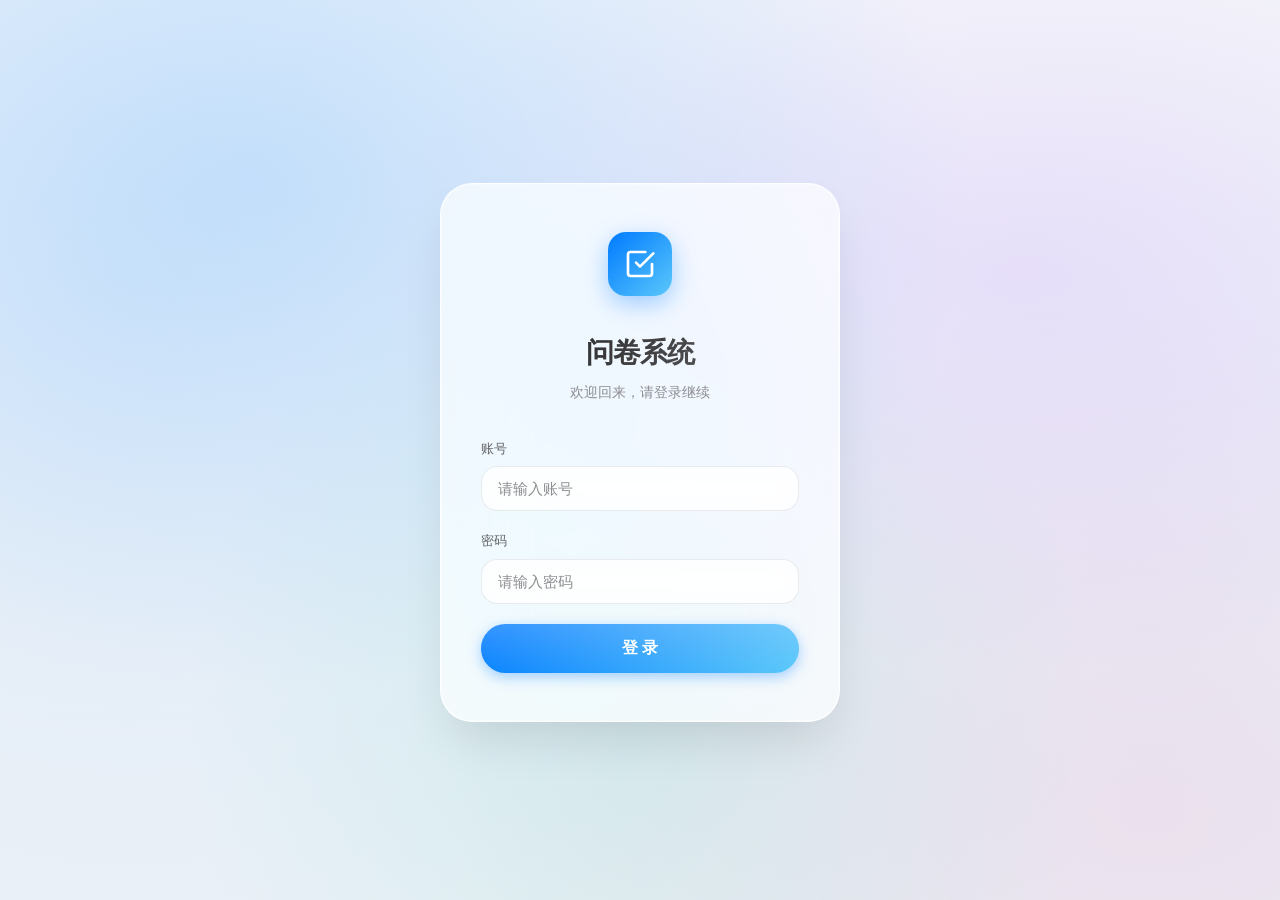
<file: survey-system/frontend/index.html>
<!DOCTYPE html>
<html lang="zh-CN">
<head>
    <meta charset="UTF-8">
    <meta name="viewport" content="width=device-width, initial-scale=1.0">
    <title>问卷列表 - 问卷系统</title>
    <link rel="stylesheet" href="css/style.css">
</head>
<body>
    <!-- 顶部导航 -->
    <div class="header">
        <div class="container">
            <h1>📋 问卷系统</h1>
            <div class="user-info">
                <span id="usernameDisplay"></span>
                <button class="btn btn-logout" onclick="logout()">退出登录</button>
            </div>
        </div>
    </div>

    <div class="container">
        <!-- 页面标题 -->
        <div class="page-title">
            <h2>问卷列表</h2>
            <button class="btn btn-primary" onclick="openCreateModal()">+ 发布问卷</button>
        </div>

        <!-- 问卷列表容器 -->
        <div id="surveyList" class="survey-list">
            <!-- 动态渲染 -->
        </div>
    </div>

    <!-- 新建问卷模态框 -->
    <div id="createModal" class="modal-overlay">
        <div class="modal">
            <h3>发布新问卷</h3>

            <div class="form-group">
                <label>问卷描述</label>
                <textarea id="surveyDesc" rows="3" placeholder="说点什么，介绍一下这份问卷..."></textarea>
            </div>

            <div class="form-group">
                <label>题目列表</label>
                <button type="button" class="btn-add-question" onclick="loadPresetQuestions()" style="margin-bottom: 12px;">📋 加载预设题目</button>
                <div id="questionList"></div>
                <button type="button" class="btn-add-question" onclick="addQuestion()">+ 添加题目</button>
            </div>

            <div id="createError" class="error-message" style="display: none;"></div>

            <div class="modal-footer">
                <button class="btn btn-secondary" onclick="closeCreateModal()">取消</button>
                <button class="btn btn-primary" onclick="submitSurvey()">发布</button>
            </div>
        </div>
    </div>

    <script>
        // 后端 API 地址
        const API_BASE = '/api';

        // 检查登录状态
        const token = localStorage.getItem('token');
        if (!token) {
            window.location.href = 'login.html';
        }

        // 显示当前用户名
        const username = localStorage.getItem('username');
        const userID = parseInt(localStorage.getItem('user_id'));
        document.getElementById('usernameDisplay').textContent = username;

        // 题目计数器
        let questionCount = 0;

        // 预设题目
        const PRESET_QUESTIONS = [
            '你对我的第一印象',
            '你对我的现印象/在你眼里我是什么样子?',
            '和我相处你最直观的感受是什么?',
            '在你眼里我是什么性格?',
            '你有什么建议给我吗?/或者想对我说的话',
            '你最想和我成为什么关系?',
            '最后的最后请写几句话给我吧我会认真着完'
        ];

        // 页面加载时获取问卷列表
        document.addEventListener('DOMContentLoaded', function() {
            loadSurveys();
        });

        // 退出登录
        function logout() {
            localStorage.removeItem('token');
            localStorage.removeItem('user_id');
            localStorage.removeItem('username');
            window.location.href = 'login.html';
        }

        // 加载问卷列表
        async function loadSurveys() {
            try {
                const response = await fetch(`${API_BASE}/surveys`, {
                    headers: {
                        'Authorization': `Bearer ${token}`
                    }
                });

                if (response.status === 401) {
                    logout();
                    return;
                }

                const data = await response.json();
                renderSurveys(data.surveys || []);
            } catch (err) {
                console.error(err);
                document.getElementById('surveyList').innerHTML =
                    '<div class="empty-state"><p>加载失败，请检查网络连接和后端服务</p></div>';
            }
        }

        // 渲染问卷列表
        function renderSurveys(surveys) {
            const container = document.getElementById('surveyList');

            if (surveys.length === 0) {
                container.innerHTML = `
                    <div class="empty-state">
                        <p>暂无问卷，点击右上角"发布问卷"创建第一份问卷吧</p>
                    </div>
                `;
                return;
            }

            container.innerHTML = surveys.map(survey => {
                // 判断当前用户是否是问卷发布者（仅控制 UI 显示，真实权限后端校验）
                const isCreator = survey.creator_id === userID;

                const createdAt = new Date(survey.created_at).toLocaleString('zh-CN');

                return `
                    <div class="survey-card">
                        <h3>${escapeHtml(survey.title)}</h3>
                        <p class="description">${escapeHtml(survey.description || '暂无描述')}</p>
                        <div class="meta">
                            <span>发布人：${escapeHtml(survey.creator_name)} · ${createdAt}</span>
                            <div class="actions">
                                <a href="survey.html?id=${survey.id}" class="btn btn-primary btn-small">填写问卷</a>
                                ${isCreator ? `<a href="answer-list.html?id=${survey.id}" class="btn btn-secondary btn-small">查看答卷</a>` : ''}
                            </div>
                        </div>
                    </div>
                `;
            }).join('');
        }

        // ========== 新建问卷相关 ==========

        function openCreateModal() {
            document.getElementById('createModal').classList.add('active');
        }

        function closeCreateModal() {
            document.getElementById('createModal').classList.remove('active');
            // 重置表单
            document.getElementById('surveyDesc').value = '';
            document.getElementById('questionList').innerHTML = '';
            document.getElementById('createError').style.display = 'none';
            questionCount = 0;
        }

        // 加载预设题目
        function loadPresetQuestions() {
            // 清空现有题目
            document.getElementById('questionList').innerHTML = '';
            questionCount = 0;

            // 逐一添加预设题目
            PRESET_QUESTIONS.forEach(title => {
                questionCount++;
                const questionList = document.getElementById('questionList');
                const div = document.createElement('div');
                div.className = 'question-editor';
                div.id = `q-${questionCount}`;
                div.innerHTML = `
                    <div class="question-editor-header">
                        <span>题目 ${questionCount}</span>
                        <button type="button" class="btn-remove" onclick="removeQuestion(${questionCount})">删除</button>
                    </div>
                    <input type="text" id="q-title-${questionCount}" value="${escapeHtml(title)}" style="width: 100%; padding: 8px 12px; border: 1px solid #d9d9d9; border-radius: 6px; font-size: 14px;">
                `;
                questionList.appendChild(div);
            });
        }

        function addQuestion() {
            questionCount++;
            const questionList = document.getElementById('questionList');
            const div = document.createElement('div');
            div.className = 'question-editor';
            div.id = `q-${questionCount}`;
            div.innerHTML = `
                <div class="question-editor-header">
                    <span>题目 ${questionCount}</span>
                    <button type="button" class="btn-remove" onclick="removeQuestion(${questionCount})">删除</button>
                </div>
                <input type="text" id="q-title-${questionCount}" placeholder="请输入题目标题" style="width: 100%; padding: 8px 12px; border: 1px solid #d9d9d9; border-radius: 6px; font-size: 14px;">
            `;
            questionList.appendChild(div);
        }

        function removeQuestion(id) {
            const elem = document.getElementById(`q-${id}`);
            if (elem) {
                elem.remove();
            }
        }

        async function submitSurvey() {
            const description = document.getElementById('surveyDesc').value.trim();

            if (!description) {
                showCreateError('请输入问卷描述');
                return;
            }

            // 标题用描述的前 20 个字（后端 title 字段必填）
            const title = description.length > 20 ? description.substring(0, 20) + '...' : description;

            // 收集所有题目
            const questions = [];
            const questionEditors = document.querySelectorAll('.question-editor');
            let qIndex = 1;

            questionEditors.forEach(editor => {
                const input = editor.querySelector('input[type="text"]');
                const qTitle = input.value.trim();
                if (qTitle) {
                    questions.push({
                        id: `q${qIndex}`,
                        title: qTitle,
                        type: 'text'
                    });
                    qIndex++;
                }
            });

            if (questions.length === 0) {
                showCreateError('至少添加一道有效题目');
                return;
            }

            try {
                const response = await fetch(`${API_BASE}/surveys`, {
                    method: 'POST',
                    headers: {
                        'Content-Type': 'application/json',
                        'Authorization': `Bearer ${token}`
                    },
                    body: JSON.stringify({
                        title,
                        description,
                        questions
                    })
                });

                if (response.status === 401) {
                    logout();
                    return;
                }

                const data = await response.json();

                if (response.ok) {
                    closeCreateModal();
                    loadSurveys(); // 刷新列表
                } else {
                    showCreateError(data.error || '创建失败');
                }
            } catch (err) {
                showCreateError('网络错误');
                console.error(err);
            }
        }

        function showCreateError(msg) {
            const elem = document.getElementById('createError');
            elem.textContent = msg;
            elem.style.display = 'block';
        }

        // HTML 转义，防止 XSS
        function escapeHtml(text) {
            const div = document.createElement('div');
            div.appendChild(document.createTextNode(text));
            return div.innerHTML;
        }

        // 点击模态框背景关闭
        document.getElementById('createModal').addEventListener('click', function(e) {
            if (e.target === this) {
                closeCreateModal();
            }
        });
    </script>
</body>
</html>
</file>
<file: survey-system/frontend/css/style.css>
/* ============================================
   问卷系统 - iOS 玻璃态设计系统
   Glassmorphism / Frosted Glass
   ============================================ */

/* ---------- CSS 变量 ---------- */
:root {
    /* 玻璃效果 */
    --glass-bg: rgba(255, 255, 255, 0.55);
    --glass-bg-strong: rgba(255, 255, 255, 0.72);
    --glass-border: rgba(255, 255, 255, 0.6);
    --glass-border-strong: rgba(255, 255, 255, 0.8);
    --glass-shadow: 0 8px 32px rgba(31, 38, 135, 0.1);
    --glass-shadow-hover: 0 12px 40px rgba(31, 38, 135, 0.15);
    --glass-blur: 20px;
    --glass-blur-strong: 30px;

    /* 颜色 - 柔和高级灰蓝调 */
    --primary: #007AFF;
    --primary-light: #5AC8FA;
    --primary-dark: #0051D5;
    --success: #34C759;
    --danger: #FF3B30;
    --warning: #FF9500;
    --text-primary: #1c1c1e;
    --text-secondary: #636366;
    --text-tertiary: #8e8e93;
    --bg-overlay: rgba(0, 0, 0, 0.04);

    /* 圆角 */
    --radius-sm: 10px;
    --radius-md: 16px;
    --radius-lg: 24px;
    --radius-xl: 32px;
    --radius-full: 9999px;

    /* 间距 */
    --space-xs: 6px;
    --space-sm: 12px;
    --space-md: 20px;
    --space-lg: 32px;
    --space-xl: 48px;

    /* 动效 */
    --ease-out: cubic-bezier(0.16, 1, 0.3, 1);
    --ease-in-out: cubic-bezier(0.65, 0, 0.35, 1);
    --duration-fast: 0.2s;
    --duration-normal: 0.35s;
    --duration-slow: 0.6s;
}

/* ---------- 全局重置 ---------- */
* {
    margin: 0;
    padding: 0;
    box-sizing: border-box;
}

html, body {
    height: 100%;
}

body {
    font-family: -apple-system, BlinkMacSystemFont, "SF Pro Display", "SF Pro Text",
                 "PingFang SC", "Helvetica Neue", "Microsoft YaHei", sans-serif;
    color: var(--text-primary);
    line-height: 1.5;
    -webkit-font-smoothing: antialiased;
    -moz-osx-font-smoothing: grayscale;
    overflow-x: hidden;
    position: relative;
    min-height: 100vh;
    background: #f2f2f7;
}

/* ---------- 动态渐变背景 ---------- */
body::before {
    content: '';
    position: fixed;
    top: 0;
    left: 0;
    right: 0;
    bottom: 0;
    background:
        radial-gradient(ellipse at 20% 20%, rgba(100, 180, 255, 0.25) 0%, transparent 50%),
        radial-gradient(ellipse at 80% 30%, rgba(200, 150, 255, 0.2) 0%, transparent 45%),
        radial-gradient(ellipse at 50% 80%, rgba(120, 220, 200, 0.2) 0%, transparent 50%),
        radial-gradient(ellipse at 90% 90%, rgba(255, 180, 200, 0.18) 0%, transparent 45%),
        linear-gradient(180deg, #f5f7fa 0%, #eef2f7 100%);
    z-index: -2;
    animation: bgShift 20s ease-in-out infinite alternate;
}

/* 浮动光斑 */
body::after {
    content: '';
    position: fixed;
    top: -50%;
    left: -50%;
    width: 200%;
    height: 200%;
    background:
        radial-gradient(circle at 30% 40%, rgba(0, 122, 255, 0.08) 0%, transparent 40%),
        radial-gradient(circle at 70% 60%, rgba(88, 86, 214, 0.06) 0%, transparent 35%);
    z-index: -1;
    animation: floatOrb 25s ease-in-out infinite alternate;
    pointer-events: none;
}

@keyframes bgShift {
    0% { filter: hue-rotate(0deg) saturate(1); }
    100% { filter: hue-rotate(20deg) saturate(1.1); }
}

@keyframes floatOrb {
    0% { transform: translate(0, 0) rotate(0deg); }
    100% { transform: translate(-3%, 2%) rotate(3deg); }
}

/* ---------- 容器 ---------- */
.container {
    max-width: 900px;
    margin: 0 auto;
    padding: var(--space-md);
}

/* ---------- 玻璃卡片基础类 ---------- */
.glass {
    background: var(--glass-bg);
    backdrop-filter: blur(var(--glass-blur));
    -webkit-backdrop-filter: blur(var(--glass-blur));
    border: 1px solid var(--glass-border);
    border-radius: var(--radius-lg);
    box-shadow: var(--glass-shadow);
}

.glass-strong {
    background: var(--glass-bg-strong);
    backdrop-filter: blur(var(--glass-blur-strong));
    -webkit-backdrop-filter: blur(var(--glass-blur-strong));
    border: 1px solid var(--glass-border-strong);
    border-radius: var(--radius-lg);
    box-shadow: var(--glass-shadow);
}

/* ---------- 顶部导航 ---------- */
.header {
    position: sticky;
    top: 0;
    z-index: 100;
    background: rgba(255, 255, 255, 0.65);
    backdrop-filter: blur(24px) saturate(180%);
    -webkit-backdrop-filter: blur(24px) saturate(180%);
    border-bottom: 0.5px solid rgba(0, 0, 0, 0.08);
    padding: 14px 0;
    margin-bottom: var(--space-lg);
}

.header .container {
    display: flex;
    justify-content: space-between;
    align-items: center;
    padding-top: 0;
    padding-bottom: 0;
}

.header h1 {
    font-size: 19px;
    font-weight: 600;
    letter-spacing: -0.3px;
    background: linear-gradient(135deg, var(--text-primary) 0%, var(--text-secondary) 100%);
    -webkit-background-clip: text;
    -webkit-text-fill-color: transparent;
    background-clip: text;
}

.header .user-info {
    display: flex;
    align-items: center;
    gap: var(--space-sm);
    font-size: 14px;
}

.header .user-info span {
    color: var(--text-secondary);
    font-weight: 500;
    font-size: 13px;
}

/* ---------- 按钮 ---------- */
.btn {
    display: inline-flex;
    align-items: center;
    justify-content: center;
    gap: 6px;
    padding: 10px 22px;
    font-size: 15px;
    font-weight: 500;
    border: none;
    border-radius: var(--radius-full);
    cursor: pointer;
    text-decoration: none;
    transition: all var(--duration-fast) var(--ease-out);
    font-family: inherit;
    letter-spacing: -0.2px;
    position: relative;
    overflow: hidden;
}

.btn::before {
    content: '';
    position: absolute;
    top: 0;
    left: 0;
    right: 0;
    bottom: 0;
    background: linear-gradient(180deg, rgba(255,255,255,0.2) 0%, rgba(255,255,255,0) 100%);
    pointer-events: none;
}

.btn-primary {
    background: linear-gradient(135deg, var(--primary) 0%, var(--primary-light) 100%);
    color: #fff;
    box-shadow: 0 4px 14px rgba(0, 122, 255, 0.35);
}

.btn-primary:hover {
    transform: translateY(-1px);
    box-shadow: 0 6px 20px rgba(0, 122, 255, 0.45);
}

.btn-primary:active {
    transform: translateY(0);
    box-shadow: 0 2px 8px rgba(0, 122, 255, 0.3);
}

.btn-secondary {
    background: rgba(255, 255, 255, 0.6);
    backdrop-filter: blur(10px);
    -webkit-backdrop-filter: blur(10px);
    color: var(--text-primary);
    border: 1px solid rgba(0, 0, 0, 0.08);
    box-shadow: 0 2px 8px rgba(0, 0, 0, 0.04);
}

.btn-secondary:hover {
    background: rgba(255, 255, 255, 0.85);
    transform: translateY(-1px);
    box-shadow: 0 4px 12px rgba(0, 0, 0, 0.08);
}

.btn-secondary:active {
    transform: translateY(0);
}

.btn-success {
    background: linear-gradient(135deg, var(--success) 0%, #30d158 100%);
    color: #fff;
    box-shadow: 0 4px 14px rgba(52, 199, 89, 0.35);
}

.btn-success:hover {
    transform: translateY(-1px);
    box-shadow: 0 6px 20px rgba(52, 199, 89, 0.45);
}

.btn-small {
    padding: 7px 16px;
    font-size: 13px;
}

.btn-logout {
    background: rgba(255, 255, 255, 0.5);
    color: var(--text-tertiary);
    border: 1px solid rgba(0, 0, 0, 0.06);
    padding: 6px 14px;
    font-size: 13px;
    backdrop-filter: blur(10px);
    -webkit-backdrop-filter: blur(10px);
    border-radius: var(--radius-full);
}

.btn-logout:hover {
    color: var(--danger);
    border-color: rgba(255, 59, 48, 0.25);
    background: rgba(255, 59, 48, 0.06);
}

.btn-block {
    width: 100%;
    padding: 14px;
    font-size: 16px;
    font-weight: 600;
}

/* ---------- 登录页 ---------- */
.login-container {
    display: flex;
    justify-content: center;
    align-items: center;
    min-height: 100vh;
    padding: var(--space-md);
    position: relative;
}

.login-card {
    background: var(--glass-bg-strong);
    backdrop-filter: blur(40px) saturate(180%);
    -webkit-backdrop-filter: blur(40px) saturate(180%);
    border: 1px solid var(--glass-border-strong);
    padding: 48px 40px;
    border-radius: var(--radius-xl);
    box-shadow:
        0 25px 50px -12px rgba(0, 0, 0, 0.12),
        0 0 0 0.5px rgba(255, 255, 255, 0.6) inset;
    width: 100%;
    max-width: 400px;
    animation: slideUpFade 0.8s var(--ease-out) both;
}

@keyframes slideUpFade {
    from {
        opacity: 0;
        transform: translateY(20px);
    }
    to {
        opacity: 1;
        transform: translateY(0);
    }
}

.login-card h2 {
    text-align: center;
    margin-bottom: 8px;
    font-size: 28px;
    font-weight: 700;
    letter-spacing: -0.8px;
    background: linear-gradient(135deg, #1c1c1e 0%, #636366 100%);
    -webkit-background-clip: text;
    -webkit-text-fill-color: transparent;
    background-clip: text;
}

.login-card .subtitle {
    text-align: center;
    color: var(--text-tertiary);
    font-size: 14px;
    margin-bottom: 36px;
}

/* ---------- 表单 ---------- */
.form-group {
    margin-bottom: 20px;
}

.form-group label {
    display: block;
    margin-bottom: 8px;
    font-size: 13px;
    font-weight: 500;
    color: var(--text-secondary);
    letter-spacing: -0.1px;
}

.form-group input,
.form-group textarea {
    width: 100%;
    padding: 13px 16px;
    font-size: 15px;
    background: rgba(255, 255, 255, 0.6);
    backdrop-filter: blur(10px);
    -webkit-backdrop-filter: blur(10px);
    border: 1px solid rgba(0, 0, 0, 0.08);
    border-radius: var(--radius-md);
    outline: none;
    transition: all var(--duration-fast) var(--ease-out);
    font-family: inherit;
    color: var(--text-primary);
    -webkit-font-smoothing: antialiased;
}

.form-group input::placeholder,
.form-group textarea::placeholder {
    color: var(--text-tertiary);
}

.form-group input:focus,
.form-group textarea:focus {
    background: rgba(255, 255, 255, 0.9);
    border-color: var(--primary);
    box-shadow:
        0 0 0 4px rgba(0, 122, 255, 0.12),
        0 2px 8px rgba(0, 122, 255, 0.08);
}

.form-group textarea {
    resize: vertical;
    min-height: 90px;
    line-height: 1.5;
}

/* ---------- 错误提示 ---------- */
.error-message {
    color: var(--danger);
    font-size: 13px;
    margin-top: -8px;
    margin-bottom: 16px;
    text-align: center;
    font-weight: 500;
}

/* ---------- 页面标题 ---------- */
.page-title {
    display: flex;
    justify-content: space-between;
    align-items: center;
    margin-bottom: 28px;
}

.page-title h2 {
    font-size: 26px;
    font-weight: 700;
    letter-spacing: -0.6px;
    background: linear-gradient(135deg, var(--text-primary) 0%, var(--text-secondary) 100%);
    -webkit-background-clip: text;
    -webkit-text-fill-color: transparent;
    background-clip: text;
}

/* ---------- 问卷列表 ---------- */
.survey-list {
    display: flex;
    flex-direction: column;
    gap: var(--space-md);
}

.survey-card {
    background: var(--glass-bg);
    backdrop-filter: blur(var(--glass-blur));
    -webkit-backdrop-filter: blur(var(--glass-blur));
    border: 1px solid var(--glass-border);
    border-radius: var(--radius-lg);
    padding: 26px 28px;
    box-shadow: var(--glass-shadow);
    transition: all var(--duration-normal) var(--ease-out);
    position: relative;
    overflow: hidden;
}

.survey-card::before {
    content: '';
    position: absolute;
    top: 0;
    left: 0;
    right: 0;
    height: 1px;
    background: linear-gradient(90deg, transparent, rgba(255,255,255,0.8), transparent);
}

.survey-card:hover {
    transform: translateY(-2px);
    box-shadow: var(--glass-shadow-hover);
    background: var(--glass-bg-strong);
}

.survey-card h3 {
    font-size: 18px;
    font-weight: 600;
    margin-bottom: 8px;
    letter-spacing: -0.3px;
    color: var(--text-primary);
}

.survey-card .description {
    color: var(--text-secondary);
    font-size: 14px;
    margin-bottom: 20px;
    line-height: 1.6;
}

.survey-card .meta {
    display: flex;
    justify-content: space-between;
    align-items: center;
    font-size: 13px;
}

.survey-card .meta > span {
    color: var(--text-tertiary);
    font-weight: 500;
}

.survey-card .actions {
    display: flex;
    gap: 10px;
}

/* ---------- 空状态 ---------- */
.empty-state {
    text-align: center;
    padding: 60px 40px;
    background: var(--glass-bg);
    backdrop-filter: blur(var(--glass-blur));
    -webkit-backdrop-filter: blur(var(--glass-blur));
    border: 1px dashed rgba(0, 0, 0, 0.1);
    border-radius: var(--radius-lg);
}

.empty-state p {
    font-size: 14px;
    color: var(--text-tertiary);
}

/* ---------- 问卷详情页 ---------- */
.survey-detail {
    background: var(--glass-bg-strong);
    backdrop-filter: blur(var(--glass-blur-strong));
    -webkit-backdrop-filter: blur(var(--glass-blur-strong));
    border: 1px solid var(--glass-border-strong);
    border-radius: var(--radius-xl);
    padding: 40px;
    box-shadow: var(--glass-shadow);
}

.survey-detail h2 {
    font-size: 24px;
    font-weight: 700;
    margin-bottom: 8px;
    letter-spacing: -0.5px;
    background: linear-gradient(135deg, var(--text-primary) 0%, var(--text-secondary) 100%);
    -webkit-background-clip: text;
    -webkit-text-fill-color: transparent;
    background-clip: text;
}

.survey-detail .desc {
    color: var(--text-secondary);
    font-size: 14px;
    margin-bottom: 32px;
    padding-bottom: 24px;
    border-bottom: 1px solid rgba(0, 0, 0, 0.06);
    line-height: 1.6;
}

/* ---------- 题目 ---------- */
.question-item {
    margin-bottom: 28px;
}

.question-item label {
    display: block;
    margin-bottom: 10px;
    font-size: 15px;
    font-weight: 600;
    color: var(--text-primary);
    letter-spacing: -0.2px;
}

.question-item input[type="text"],
.question-item textarea {
    width: 100%;
    padding: 14px 18px;
    font-size: 15px;
    background: rgba(255, 255, 255, 0.5);
    backdrop-filter: blur(10px);
    -webkit-backdrop-filter: blur(10px);
    border: 1px solid rgba(0, 0, 0, 0.07);
    border-radius: var(--radius-md);
    outline: none;
    transition: all var(--duration-fast) var(--ease-out);
    font-family: inherit;
    color: var(--text-primary);
    line-height: 1.5;
}

.question-item input[type="text"]::placeholder,
.question-item textarea::placeholder {
    color: var(--text-tertiary);
}

.question-item input[type="text"]:focus,
.question-item textarea:focus {
    background: rgba(255, 255, 255, 0.85);
    border-color: var(--primary);
    box-shadow:
        0 0 0 4px rgba(0, 122, 255, 0.1),
        0 2px 8px rgba(0, 122, 255, 0.06);
}

.question-item textarea {
    resize: vertical;
    min-height: 100px;
}

.submit-section {
    margin-top: 36px;
    padding-top: 24px;
    border-top: 1px solid rgba(0, 0, 0, 0.06);
    display: flex;
    gap: 16px;
    align-items: center;
}

.success-message {
    color: var(--success);
    font-size: 14px;
    font-weight: 500;
}

/* ---------- 答卷列表 ---------- */
.answer-list {
    display: flex;
    flex-direction: column;
    gap: var(--space-md);
}

.answer-card {
    background: var(--glass-bg);
    backdrop-filter: blur(var(--glass-blur));
    -webkit-backdrop-filter: blur(var(--glass-blur));
    border: 1px solid var(--glass-border);
    border-radius: var(--radius-lg);
    padding: 28px;
    box-shadow: var(--glass-shadow);
    transition: all var(--duration-normal) var(--ease-out);
}

.answer-card:hover {
    background: var(--glass-bg-strong);
    transform: translateY(-1px);
    box-shadow: var(--glass-shadow-hover);
}

.answer-card .answer-header {
    display: flex;
    justify-content: space-between;
    align-items: center;
    margin-bottom: 20px;
    padding-bottom: 16px;
    border-bottom: 1px solid rgba(0, 0, 0, 0.06);
}

.answer-card .answerer {
    font-weight: 600;
    font-size: 16px;
    letter-spacing: -0.2px;
    background: linear-gradient(135deg, var(--text-primary) 0%, var(--text-secondary) 100%);
    -webkit-background-clip: text;
    -webkit-text-fill-color: transparent;
    background-clip: text;
}

.answer-card .answer-time {
    font-size: 13px;
    color: var(--text-tertiary);
    font-weight: 500;
}

.answer-content {
    display: flex;
    flex-direction: column;
    gap: 18px;
}

.answer-row {
    display: flex;
    flex-direction: column;
    gap: 8px;
}

.answer-row .q-title {
    font-size: 13px;
    color: var(--text-secondary);
    font-weight: 600;
    letter-spacing: -0.1px;
}

.answer-row .q-value {
    font-size: 15px;
    color: var(--text-primary);
    padding: 14px 18px;
    background: rgba(255, 255, 255, 0.5);
    backdrop-filter: blur(10px);
    -webkit-backdrop-filter: blur(10px);
    border-radius: var(--radius-md);
    border: 1px solid rgba(0, 0, 0, 0.05);
    line-height: 1.6;
    word-break: break-word;
}

/* ---------- 模态框 ---------- */
.modal-overlay {
    display: none;
    position: fixed;
    top: 0;
    left: 0;
    right: 0;
    bottom: 0;
    background: rgba(0, 0, 0, 0.25);
    backdrop-filter: blur(8px);
    -webkit-backdrop-filter: blur(8px);
    justify-content: center;
    align-items: center;
    z-index: 1000;
    animation: fadeIn 0.3s var(--ease-out);
}

.modal-overlay.active {
    display: flex;
}

@keyframes fadeIn {
    from { opacity: 0; }
    to { opacity: 1; }
}

.modal {
    background: rgba(255, 255, 255, 0.82);
    backdrop-filter: blur(40px) saturate(180%);
    -webkit-backdrop-filter: blur(40px) saturate(180%);
    border: 1px solid rgba(255, 255, 255, 0.9);
    border-radius: var(--radius-xl);
    padding: 36px;
    width: 100%;
    max-width: 560px;
    max-height: 85vh;
    overflow-y: auto;
    box-shadow:
        0 25px 50px -12px rgba(0, 0, 0, 0.2),
        0 0 0 0.5px rgba(255, 255, 255, 0.8) inset;
    animation: modalSlide 0.4s var(--ease-out);
    margin: 20px;
}

@keyframes modalSlide {
    from {
        opacity: 0;
        transform: translateY(20px) scale(0.96);
    }
    to {
        opacity: 1;
        transform: translateY(0) scale(1);
    }
}

.modal h3 {
    font-size: 22px;
    margin-bottom: 28px;
    font-weight: 700;
    letter-spacing: -0.5px;
    background: linear-gradient(135deg, var(--text-primary) 0%, var(--text-secondary) 100%);
    -webkit-background-clip: text;
    -webkit-text-fill-color: transparent;
    background-clip: text;
}

/* ---------- 题目编辑器 ---------- */
.question-editor {
    background: rgba(255, 255, 255, 0.5);
    backdrop-filter: blur(10px);
    -webkit-backdrop-filter: blur(10px);
    padding: 16px 18px;
    border-radius: var(--radius-md);
    margin-bottom: 12px;
    border: 1px solid rgba(0, 0, 0, 0.05);
    transition: all var(--duration-fast) var(--ease-out);
}

.question-editor:hover {
    background: rgba(255, 255, 255, 0.7);
}

.question-editor-header {
    display: flex;
    justify-content: space-between;
    align-items: center;
    margin-bottom: 10px;
}

.question-editor-header span {
    font-size: 13px;
    font-weight: 600;
    color: var(--text-secondary);
}

.btn-remove {
    background: none;
    border: none;
    color: var(--danger);
    cursor: pointer;
    font-size: 13px;
    padding: 4px 10px;
    border-radius: var(--radius-full);
    font-weight: 500;
    transition: all var(--duration-fast) var(--ease-out);
}

.btn-remove:hover {
    background: rgba(255, 59, 48, 0.1);
}

.btn-add-question {
    width: 100%;
    padding: 12px;
    border: 1.5px dashed rgba(0, 0, 0, 0.15);
    background: rgba(255, 255, 255, 0.3);
    backdrop-filter: blur(10px);
    -webkit-backdrop-filter: blur(10px);
    color: var(--text-secondary);
    border-radius: var(--radius-md);
    cursor: pointer;
    font-size: 14px;
    font-weight: 500;
    margin-bottom: 16px;
    transition: all var(--duration-fast) var(--ease-out);
    font-family: inherit;
}

.btn-add-question:hover {
    border-color: var(--primary);
    color: var(--primary);
    background: rgba(0, 122, 255, 0.06);
}

.modal-footer {
    display: flex;
    justify-content: flex-end;
    gap: 12px;
    margin-top: 28px;
    padding-top: 20px;
    border-top: 1px solid rgba(0, 0, 0, 0.06);
}

/* ---------- 返回链接 ---------- */
.back-link {
    display: inline-flex;
    align-items: center;
    gap: 6px;
    color: var(--text-secondary);
    text-decoration: none;
    font-size: 14px;
    margin-bottom: 20px;
    transition: color var(--duration-fast) var(--ease-out);
    font-weight: 500;
}

.back-link:hover {
    color: var(--primary);
}

/* ---------- 列表卡片进入动画 ---------- */
.survey-card,
.answer-card {
    animation: cardFadeIn 0.5s var(--ease-out) both;
}

.survey-card:nth-child(1) { animation-delay: 0.05s; }
.survey-card:nth-child(2) { animation-delay: 0.1s; }
.survey-card:nth-child(3) { animation-delay: 0.15s; }
.survey-card:nth-child(4) { animation-delay: 0.2s; }
.survey-card:nth-child(5) { animation-delay: 0.25s; }
.survey-card:nth-child(n+6) { animation-delay: 0.3s; }

@keyframes cardFadeIn {
    from {
        opacity: 0;
        transform: translateY(12px);
    }
    to {
        opacity: 1;
        transform: translateY(0);
    }
}

/* ---------- 响应式 - 平板 ---------- */
@media (max-width: 768px) {
    .container {
        max-width: 100%;
    }
}

/* ---------- 响应式 - 手机 ---------- */
@media (max-width: 480px) {
    :root {
        --space-md: 16px;
        --space-lg: 24px;
        --radius-lg: 20px;
        --radius-xl: 24px;
        --radius-md: 14px;
    }

    body {
        font-size: 15px;
    }

    .container {
        padding: 12px;
    }

    /* 顶部导航 */
    .header {
        padding: 10px 0;
        margin-bottom: 16px;
    }

    .header h1 {
        font-size: 16px;
    }

    .header .user-info span {
        font-size: 12px;
        max-width: 80px;
        overflow: hidden;
        text-overflow: ellipsis;
        white-space: nowrap;
    }

    .btn-logout {
        padding: 5px 12px;
        font-size: 12px;
    }

    /* 登录页 */
    .login-container {
        padding: 16px;
        align-items: flex-start;
        padding-top: 15vh;
    }

    .login-card {
        padding: 28px 22px;
        border-radius: var(--radius-xl);
        animation-duration: 0.6s;
    }

    .login-card h2 {
        font-size: 22px;
    }

    .login-card .subtitle {
        font-size: 13px;
        margin-bottom: 28px;
    }

    /* 表单 */
    .form-group {
        margin-bottom: 18px;
    }

    .form-group label {
        font-size: 12px;
        margin-bottom: 6px;
    }

    .form-group input,
    .form-group textarea {
        padding: 12px 14px;
        font-size: 16px; /* 防止 iOS 聚焦放大 */
        border-radius: var(--radius-md);
    }

    /* 按钮 */
    .btn {
        padding: 12px 20px;
        font-size: 15px;
        min-height: 44px; /* iOS 点击区域 */
    }

    .btn-small {
        padding: 8px 14px;
        font-size: 13px;
        min-height: auto;
    }

    .btn-block {
        padding: 14px;
        font-size: 16px;
    }

    /* 页面标题 */
    .page-title {
        margin-bottom: 20px;
        flex-direction: column;
        align-items: flex-start;
        gap: 12px;
    }

    .page-title h2 {
        font-size: 22px;
    }

    .page-title .btn {
        width: 100%;
    }

    /* 问卷列表 */
    .survey-list {
        gap: 12px;
    }

    .survey-card {
        padding: 18px 20px;
        border-radius: var(--radius-lg);
    }

    .survey-card h3 {
        font-size: 16px;
        margin-bottom: 6px;
    }

    .survey-card .description {
        font-size: 13px;
        margin-bottom: 14px;
        display: -webkit-box;
        -webkit-line-clamp: 2;
        -webkit-box-orient: vertical;
        overflow: hidden;
    }

    .survey-card .meta {
        flex-direction: column;
        align-items: flex-start;
        gap: 12px;
    }

    .survey-card .meta > span {
        font-size: 12px;
    }

    .survey-card .actions {
        width: 100%;
        display: flex;
    }

    .survey-card .actions .btn {
        flex: 1;
    }

    /* 问卷详情页 */
    .survey-detail {
        padding: 22px 20px;
        border-radius: var(--radius-lg);
    }

    .survey-detail h2 {
        font-size: 20px;
    }

    .survey-detail .desc {
        font-size: 13px;
        margin-bottom: 24px;
        padding-bottom: 18px;
    }

    .question-item {
        margin-bottom: 22px;
    }

    .question-item label {
        font-size: 14px;
        margin-bottom: 8px;
    }

    .question-item input[type="text"],
    .question-item textarea {
        padding: 12px 14px;
        font-size: 16px;
    }

    .submit-section {
        margin-top: 28px;
        padding-top: 20px;
        flex-direction: column;
        align-items: stretch;
        gap: 12px;
    }

    .submit-section .btn {
        width: 100%;
    }

    .success-message {
        text-align: center;
        font-size: 13px;
    }

    /* 答卷列表 */
    .answer-list {
        gap: 12px;
    }

    .answer-card {
        padding: 20px;
        border-radius: var(--radius-lg);
    }

    .answer-card .answer-header {
        flex-direction: column;
        align-items: flex-start;
        gap: 6px;
        margin-bottom: 16px;
        padding-bottom: 12px;
    }

    .answer-card .answerer {
        font-size: 15px;
    }

    .answer-card .answer-time {
        font-size: 12px;
    }

    .answer-content {
        gap: 14px;
    }

    .answer-row .q-title {
        font-size: 12px;
    }

    .answer-row .q-value {
        padding: 12px 14px;
        font-size: 14px;
    }

    /* 模态框 */
    .modal {
        padding: 22px 20px;
        margin: 10px;
        border-radius: var(--radius-lg);
        max-height: 90vh;
    }

    .modal h3 {
        font-size: 19px;
        margin-bottom: 22px;
    }

    .question-editor {
        padding: 14px;
    }

    .question-editor input[type="text"] {
        font-size: 15px;
    }

    .btn-add-question {
        padding: 11px;
        font-size: 13px;
    }

    .modal-footer {
        margin-top: 22px;
        padding-top: 16px;
        gap: 10px;
    }

    .modal-footer .btn {
        flex: 1;
    }

    /* 返回按钮 */
    .back-link {
        font-size: 13px;
        margin-bottom: 14px;
    }

    /* 空状态 */
    .empty-state {
        padding: 40px 24px;
    }

    .empty-state p {
        font-size: 13px;
    }

    /* 禁用 hover 效果（手机端不需要） */
    .survey-card:hover,
    .answer-card:hover,
    .btn:hover,
    .btn-secondary:hover,
    .question-editor:hover,
    .btn-add-question:hover {
        transform: none;
    }
}

/* ---------- 小屏手机优化 ---------- */
@media (max-width: 360px) {
    .login-card {
        padding: 24px 18px;
    }

    .login-card h2 {
        font-size: 20px;
    }

    .survey-detail {
        padding: 18px 16px;
    }

    .survey-card {
        padding: 16px;
    }
}

/* ---------- 安全区域适配（iPhone 刘海屏） ---------- */
@supports (padding: max(0px)) {
    .header {
        padding-top: max(14px, env(safe-area-inset-top));
    }

    .container {
        padding-left: max(12px, env(safe-area-inset-left));
        padding-right: max(12px, env(safe-area-inset-right));
    }

    .login-container {
        padding-bottom: max(16px, env(safe-area-inset-bottom));
    }
}

/* ---------- 横屏手机 ---------- */
@media (max-height: 500px) and (orientation: landscape) {
    .login-container {
        padding-top: 20px;
        padding-bottom: 20px;
    }

    .login-card {
        padding: 24px 32px;
    }

    .login-card h2 {
        font-size: 20px;
        margin-bottom: 4px;
    }

    .login-card .subtitle {
        margin-bottom: 20px;
    }

    .form-group {
        margin-bottom: 14px;
    }
}

/* ---------- 滚动条美化 ---------- */
::-webkit-scrollbar {
    width: 8px;
    height: 8px;
}

::-webkit-scrollbar-track {
    background: transparent;
}

::-webkit-scrollbar-thumb {
    background: rgba(0, 0, 0, 0.15);
    border-radius: 999px;
}

::-webkit-scrollbar-thumb:hover {
    background: rgba(0, 0, 0, 0.25);
}
</file>
